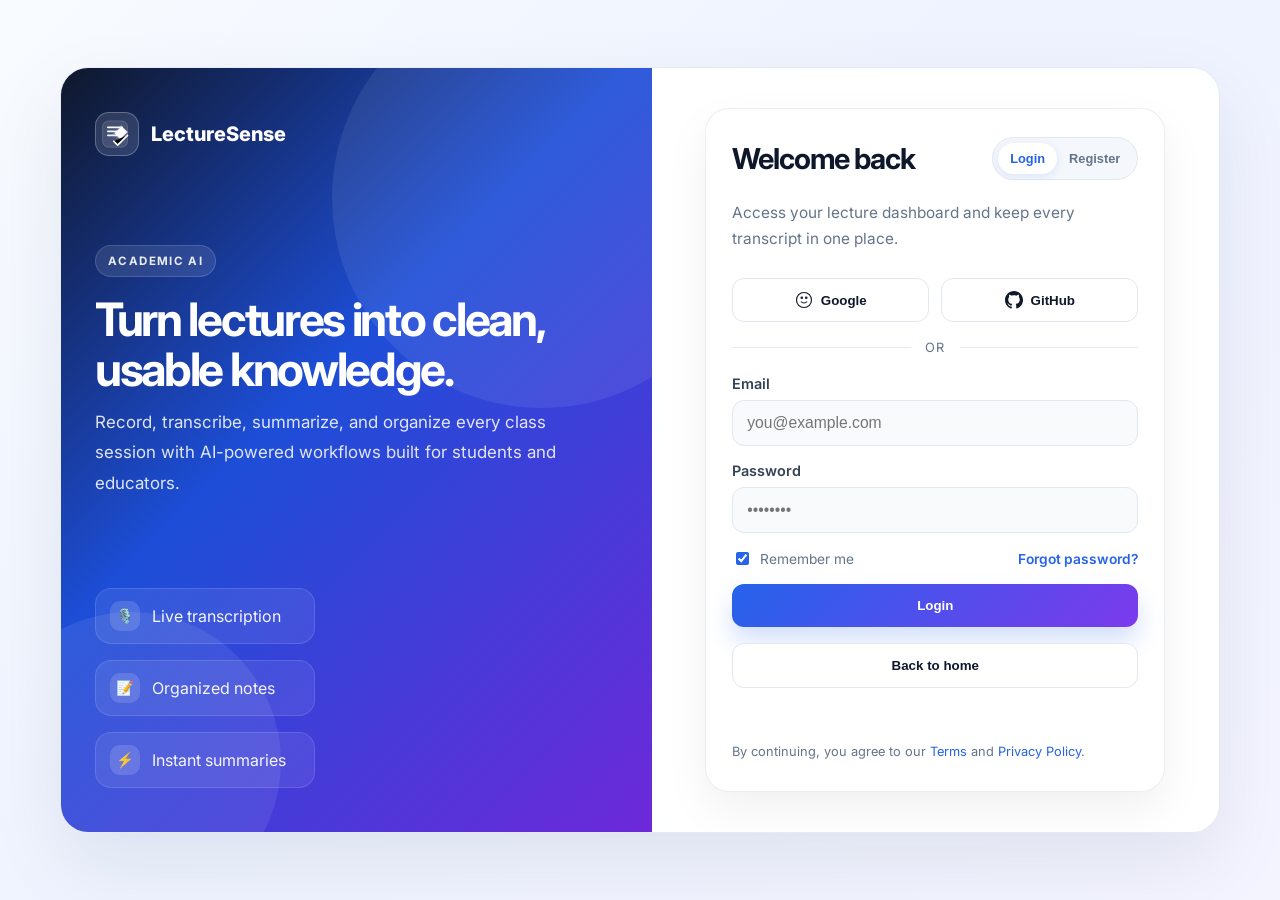
<file: auth.html>
<!DOCTYPE html>
<html lang="en">
  <head>
    <meta charset="UTF-8" />
    <meta name="viewport" content="width=device-width, initial-scale=1.0" />
    <title>LectureSense | Login</title>
    <link rel="preconnect" href="https://fonts.googleapis.com" />
    <link rel="preconnect" href="https://fonts.gstatic.com" crossorigin />
    <link href="https://fonts.googleapis.com/css2?family=Inter:wght@400;500;600;700;800&display=swap" rel="stylesheet" />
    <style>
      :root {
        --bg: #f4f7fb;
        --panel: rgba(255,255,255,0.92);
        --panel-solid: #ffffff;
        --primary: #2563eb;
        --primary-2: #7c3aed;
        --primary-soft: #eef4ff;
        --text: #0f172a;
        --muted: #64748b;
        --line: #e2e8f0;
        --success: #10b981;
        --danger: #ef4444;
      }

      * { box-sizing: border-box; }

      html, body {
        margin: 0;
        min-height: 100%;
        font-family: 'Inter', sans-serif;
        background: linear-gradient(135deg, #f8fbff 0%, #eef3ff 45%, #f3f4ff 100%);
        color: var(--text);
      }

      body {
        min-height: 100vh;
        display: flex;
        align-items: center;
        justify-content: center;
        padding: 30px 20px;
      }

      .auth-shell {
        width: min(1160px, 100%);
        min-height: 760px;
        background: rgba(255,255,255,0.5);
        border: 1px solid rgba(148,163,184,0.18);
        box-shadow: 0 30px 80px rgba(15, 23, 42, 0.08);
        border-radius: 28px;
        display: grid;
        grid-template-columns: 1.02fr 0.98fr;
        overflow: hidden;
        backdrop-filter: blur(12px);
      }

      .auth-visual {
        position: relative;
        background: linear-gradient(135deg, #0f172a 0%, #1d4ed8 42%, #6d28d9 100%);
        padding: 44px 34px;
        display: flex;
        flex-direction: column;
        justify-content: space-between;
        color: white;
      }

      .auth-visual::before,
      .auth-visual::after {
        content: "";
        position: absolute;
        border-radius: 50%;
        background: rgba(255,255,255,0.08);
      }

      .auth-visual::before {
        width: 420px;
        height: 420px;
        right: -100px;
        top: -80px;
      }

      .auth-visual::after {
        width: 300px;
        height: 300px;
        left: -80px;
        bottom: -80px;
      }

      .brand {
        position: relative;
        z-index: 1;
        display: inline-flex;
        align-items: center;
        gap: 12px;
        font-weight: 800;
        font-size: 1.25rem;
      }

      .brand-mark {
        width: 44px;
        height: 44px;
        border-radius: 14px;
        background: rgba(255,255,255,0.12);
        border: 1px solid rgba(255,255,255,0.25);
        display: grid;
        place-items: center;
        overflow: hidden;
      }

      .brand-mark svg { width: 100%; height: 100%; display: block; }

      .visual-copy {
        position: relative;
        z-index: 1;
        max-width: 500px;
      }

      .eyebrow {
        display: inline-flex;
        padding: 8px 12px;
        border-radius: 999px;
        background: rgba(255,255,255,0.1);
        border: 1px solid rgba(255,255,255,0.14);
        color: rgba(255,255,255,0.9);
        font-size: 0.72rem;
        letter-spacing: 0.12em;
        text-transform: uppercase;
        font-weight: 700;
        margin-bottom: 18px;
      }

      .visual-copy h1 {
        margin: 0 0 12px;
        font-size: clamp(2.3rem, 3.6vw, 3.8rem);
        line-height: 1.08;
        letter-spacing: -0.05em;
      }

      .visual-copy p {
        margin: 0;
        color: rgba(255,255,255,0.86);
        font-size: 1.06rem;
        line-height: 1.8;
      }

      .feature-list {
        position: relative;
        z-index: 1;
        display: grid;
        gap: 16px;
      }

      .feature-pill {
        display: flex;
        align-items: center;
        gap: 12px;
        padding: 12px 14px;
        border-radius: 16px;
        background: rgba(255,255,255,0.08);
        border: 1px solid rgba(255,255,255,0.12);
        color: rgba(255,255,255,0.94);
        width: fit-content;
        min-width: 220px;
      }

      .feature-pill .icon {
        width: 30px;
        height: 30px;
        border-radius: 10px;
        background: rgba(255,255,255,0.14);
        display: grid;
        place-items: center;
        font-size: 0.9rem;
      }

      .auth-panel {
        background: rgba(255,255,255,0.82);
        backdrop-filter: blur(12px);
        display: flex;
        align-items: center;
        justify-content: center;
        padding: 40px 32px;
      }

      .form-card {
        width: min(460px, 100%);
        background: var(--panel-solid);
        border: 1px solid rgba(148,163,184,0.18);
        border-radius: 24px;
        box-shadow: 0 18px 45px rgba(15,23,42,0.06);
        padding: 28px 26px;
      }

      .topline {
        display: flex;
        justify-content: space-between;
        align-items: center;
        gap: 12px;
        margin-bottom: 20px;
      }

      .topline h2 {
        margin: 0;
        font-size: 1.8rem;
        letter-spacing: -0.04em;
      }

      .switcher {
        display: inline-flex;
        padding: 5px;
        background: var(--bg);
        border-radius: 999px;
        border: 1px solid var(--line);
      }

      .switch-btn {
        border: none;
        background: transparent;
        color: var(--muted);
        font-weight: 700;
        font-size: 0.8rem;
        padding: 8px 12px;
        border-radius: 999px;
        cursor: pointer;
      }

      .switch-btn.active {
        background: white;
        color: var(--primary);
        box-shadow: 0 2px 8px rgba(37,99,235,0.12);
      }

      .subtext {
        color: var(--muted);
        font-size: 0.96rem;
        line-height: 1.7;
        margin: 0 0 26px;
      }

      .socials {
        display: grid;
        grid-template-columns: repeat(2, minmax(0, 1fr));
        gap: 12px;
        margin-bottom: 18px;
      }

      .social-btn {
        display: inline-flex;
        align-items: center;
        justify-content: center;
        gap: 8px;
        border: 1px solid var(--line);
        background: white;
        border-radius: 12px;
        padding: 12px 14px;
        cursor: pointer;
        color: var(--text);
        font-weight: 600;
      }

      .divider {
        display: flex;
        align-items: center;
        gap: 14px;
        margin: 10px 0 20px;
        color: var(--muted);
        font-size: 0.8rem;
        text-transform: uppercase;
        letter-spacing: 0.12em;
      }

      .divider::before,
      .divider::after {
        content: "";
        height: 1px;
        flex: 1;
        background: var(--line);
      }

      form {
        display: grid;
        gap: 16px;
      }

      .field {
        display: grid;
        gap: 8px;
      }

      .field label {
        font-weight: 600;
        font-size: 0.9rem;
        color: #334155;
      }

      .field input {
        width: 100%;
        border: 1px solid var(--line);
        background: #f8fafc;
        border-radius: 12px;
        padding: 13px 14px;
        font-size: 0.98rem;
        outline: none;
        transition: border-color 0.2s ease, box-shadow 0.2s ease;
      }

      .field input:focus {
        border-color: rgba(37,99,235,0.45);
        box-shadow: 0 0 0 3px rgba(37,99,235,0.08);
        background: white;
      }

      .row {
        display: flex;
        align-items: center;
        justify-content: space-between;
        gap: 12px;
      }

      .checkbox-wrap {
        display: inline-flex;
        align-items: center;
        gap: 8px;
        font-size: 0.86rem;
        color: var(--muted);
      }

      .checkbox-wrap input {
        accent-color: var(--primary);
      }

      .link-btn {
        color: var(--primary);
        font-weight: 600;
        font-size: 0.86rem;
        text-decoration: none;
      }

      .primary-btn {
        border: none;
        border-radius: 12px;
        padding: 14px 18px;
        background: linear-gradient(135deg, var(--primary) 0%, var(--primary-2) 100%);
        color: white;
        font-weight: 700;
        cursor: pointer;
        box-shadow: 0 14px 24px rgba(37,99,235,0.2);
      }

      .secondary-btn {
        border: 1px solid var(--line);
        background: white;
        color: var(--text);
        border-radius: 12px;
        padding: 14px 18px;
        cursor: pointer;
        font-weight: 600;
      }

      .status {
        min-height: 20px;
        font-size: 0.9rem;
        font-weight: 600;
        margin-top: 6px;
      }

      .status.success { color: var(--success); }
      .status.error { color: var(--danger); }

      .policy {
        margin-top: 12px;
        font-size: 0.8rem;
        color: var(--muted);
        line-height: 1.6;
      }

      .policy a { color: var(--primary); text-decoration: none; }

      .hidden { display: none !important; }

      @media (max-width: 900px) {
        .auth-shell {
          grid-template-columns: 1fr;
        }

        .auth-visual {
          min-height: 360px;
        }
      }
    </style>
  </head>
  <body>
    <div class="auth-shell">
      <section class="auth-visual">
        <div class="brand">
          <div class="brand-mark" aria-label="LectureSense logo">
            <svg viewBox="0 0 64 64" role="img" aria-hidden="true">
              <defs>
                <linearGradient id="authLogoGradient" x1="0%" x2="100%" y1="0%" y2="100%">
                  <stop offset="0%" stop-color="#ffffff" />
                  <stop offset="100%" stop-color="#dbeafe" />
                </linearGradient>
              </defs>
              <rect x="10" y="12" width="38" height="40" rx="9" fill="rgba(255,255,255,0.11)" stroke="rgba(255,255,255,0.25)"/>
              <path d="M18 22h22M18 28h22M18 34h16" stroke="url(#authLogoGradient)" stroke-width="2.5" stroke-linecap="round"/>
              <path d="M38 18l12 12-14 14-12-12 14-14z" fill="rgba(255,255,255,0.14)"/>
              <path d="M39 20l9 9-11 11-9-9 11-11z" fill="#ffffff" opacity="0.96"/>
              <path d="M27 43l6 6 15-15" stroke="#ffffff" stroke-width="2.5" stroke-linecap="round" stroke-linejoin="round"/>
            </svg>
          </div>
          <span>LectureSense</span>
        </div>

        <div class="visual-copy">
          <div class="eyebrow">Academic AI</div>
          <h1>Turn lectures into clean, usable knowledge.</h1>
          <p>Record, transcribe, summarize, and organize every class session with AI-powered workflows built for students and educators.</p>
        </div>

        <div class="feature-list">
          <div class="feature-pill"><span class="icon">🎙️</span> Live transcription</div>
          <div class="feature-pill"><span class="icon">📝</span> Organized notes</div>
          <div class="feature-pill"><span class="icon">⚡</span> Instant summaries</div>
        </div>
      </section>

      <section class="auth-panel">
        <div class="form-card">
          <div class="topline">
            <h2 id="formTitle">Welcome back</h2>
            <div class="switcher" aria-label="Auth mode switch">
              <button class="switch-btn active" type="button" data-mode="login">Login</button>
              <button class="switch-btn" type="button" data-mode="register">Register</button>
            </div>
          </div>

          <p class="subtext" id="formSubtitle">Access your lecture dashboard and keep every transcript in one place.</p>

          <div class="socials">
            <button class="social-btn" type="button" onclick="oauthGoogle()">
              <svg width="18" height="18" viewBox="0 0 24 24" fill="none" stroke="currentColor" stroke-width="1.5"><circle cx="12" cy="12" r="10"/><path d="M8 14s1.5 2 4 2 4-2 4-2"/><circle cx="9" cy="9" r="1"/><circle cx="15" cy="9" r="1"/></svg>
              Google
            </button>
            <button class="social-btn" type="button" onclick="oauthGitHub()">
              <svg width="18" height="18" viewBox="0 0 24 24" fill="currentColor"><path d="M12 0c-6.626 0-12 5.373-12 12 0 5.302 3.438 9.8 8.207 11.387.599.111.793-.261.793-.577v-2.234c-3.338.726-4.033-1.416-4.033-1.416-.546-1.387-1.333-1.756-1.333-1.756-1.089-.745.083-.729.083-.729 1.205.084 1.839 1.237 1.839 1.237 1.07 1.834 2.807 1.304 3.492.997.107-.775.418-1.305.762-1.604-2.665-.305-5.467-1.334-5.467-5.931 0-1.311.469-2.381 1.236-3.221-.124-.303-.535-1.524.117-3.176 0 0 1.008-.322 3.301 1.23.957-.266 1.983-.399 3.003-.404 1.02.005 2.047.138 3.006.404 2.291-1.552 3.297-1.23 3.297-1.23.653 1.653.242 2.874.118 3.176.77.84 1.235 1.911 1.235 3.221 0 4.609-2.807 5.624-5.479 5.921.43.372.823 1.102.823 2.222v 3.293c0 .319.192.694.801.576 4.765-1.589 8.199-6.086 8.199-11.386 0-6.627-5.373-12-12-12z"/></svg>
              GitHub
            </button>
          </div>

          <div class="divider">or</div>

          <form id="authForm">
            <div class="field hidden" id="usernameField">
              <label for="username">Username</label>
              <input id="username" name="username" type="text" placeholder="Enter your username" />
            </div>

            <div class="field">
              <label for="email">Email</label>
              <input id="email" name="email" type="email" placeholder="you@example.com" required />
            </div>

            <div class="field">
              <label for="password">Password</label>
              <input id="password" name="password" type="password" placeholder="••••••••" required />
            </div>

            <div class="field hidden" id="confirmPasswordField">
              <label for="confirmPassword">Confirm password</label>
              <input id="confirmPassword" name="confirm_password" type="password" placeholder="Repeat your password" />
            </div>

            <div class="row">
              <label class="checkbox-wrap">
                <input type="checkbox" checked />
                <span>Remember me</span>
              </label>
              <a class="link-btn" href="#">Forgot password?</a>
            </div>

            <button class="primary-btn" id="submitBtn" type="submit">Login</button>
            <button class="secondary-btn" type="button" onclick="location.href='index.html'">Back to home</button>
            <div id="statusMessage" class="status" aria-live="polite"></div>
          </form>

          <div class="policy">
            By continuing, you agree to our <a href="#">Terms</a> and <a href="#">Privacy Policy</a>.
          </div>
        </div>
      </section>
    </div>

    <script>
      const formTitle = document.getElementById('formTitle');
      const formSubtitle = document.getElementById('formSubtitle');
      const submitBtn = document.getElementById('submitBtn');
      const statusMessage = document.getElementById('statusMessage');
      const usernameField = document.getElementById('usernameField');
      const confirmPasswordField = document.getElementById('confirmPasswordField');
      const authForm = document.getElementById('authForm');
      let mode = 'login';

      function setMode(nextMode) {
        mode = nextMode;
        const isRegister = mode === 'register';

        formTitle.textContent = isRegister ? 'Create your account' : 'Welcome back';
        formSubtitle.textContent = isRegister
          ? 'Start recording and organizing your lectures with AI-powered notes.'
          : 'Access your lecture dashboard and keep every transcript in one place.';

        submitBtn.textContent = isRegister ? 'Create account' : 'Login';
        usernameField.classList.toggle('hidden', !isRegister);
        confirmPasswordField.classList.toggle('hidden', !isRegister);

        document.querySelectorAll('.switch-btn').forEach(button => {
          button.classList.toggle('active', button.dataset.mode === mode);
        });
      }

      document.querySelectorAll('.switch-btn').forEach(button => {
        button.addEventListener('click', () => setMode(button.dataset.mode));
      });

      authForm.addEventListener('submit', async (event) => {
        event.preventDefault();
        statusMessage.textContent = '';
        statusMessage.className = 'status';

        const payload = {
          email: document.getElementById('email').value,
          password: document.getElementById('password').value,
        };

        if (mode === 'register') {
          payload.username = document.getElementById('username').value;
          payload.confirm_password = document.getElementById('confirmPassword').value;
        }

        const endpoint = mode === 'register' ? '/api/register' : '/api/login';

        try {
          const response = await fetch(endpoint, {
            method: 'POST',
            headers: { 'Content-Type': 'application/json' },
            body: JSON.stringify(payload),
          });

          const data = await response.json();

          if (!response.ok) {
            throw new Error(data.detail || data.message || 'Authentication failed.');
          }

          statusMessage.textContent = data.message || 'Success';
          statusMessage.classList.add('success');

          if (mode === 'login') {
            localStorage.setItem('lectureSenseUser', JSON.stringify(data.user));
            setTimeout(() => {
              window.location.href = 'dashboard.html';
            }, 600);
          } else {
            setMode('login');
            authForm.reset();
          }
        } catch (error) {
          statusMessage.textContent = error.message;
          statusMessage.classList.add('error');
        }
      });

      // OAuth configuration
      const GOOGLE_CLIENT_ID = 'your_google_client_id_here.apps.googleusercontent.com';
      const GITHUB_CLIENT_ID = 'your_github_client_id_here';
      const APP_ORIGIN = window.location.origin;

      function oauthGoogle() {
        if (GOOGLE_CLIENT_ID === 'your_google_client_id_here.apps.googleusercontent.com') {
          alert('Please configure Google OAuth credentials in the environment');
          return;
        }
        const scope = 'openid email profile';
        const authUrl = new URL('https://accounts.google.com/o/oauth2/v2/auth');
        authUrl.searchParams.append('client_id', GOOGLE_CLIENT_ID);
        authUrl.searchParams.append('redirect_uri', `${APP_ORIGIN}/api/oauth/google/callback`);
        authUrl.searchParams.append('response_type', 'code');
        authUrl.searchParams.append('scope', scope);
        authUrl.searchParams.append('prompt', 'consent');
        window.location.href = authUrl.toString();
      }

      function oauthGitHub() {
        if (GITHUB_CLIENT_ID === 'your_github_client_id_here') {
          alert('Please configure GitHub OAuth credentials in the environment');
          return;
        }
        const scope = 'user:email';
        const authUrl = new URL('https://github.com/login/oauth/authorize');
        authUrl.searchParams.append('client_id', GITHUB_CLIENT_ID);
        authUrl.searchParams.append('redirect_uri', `${APP_ORIGIN}/api/oauth/github/callback`);
        authUrl.searchParams.append('scope', scope);
        window.location.href = authUrl.toString();
      }
    
    </script></body>
</html>
</file>
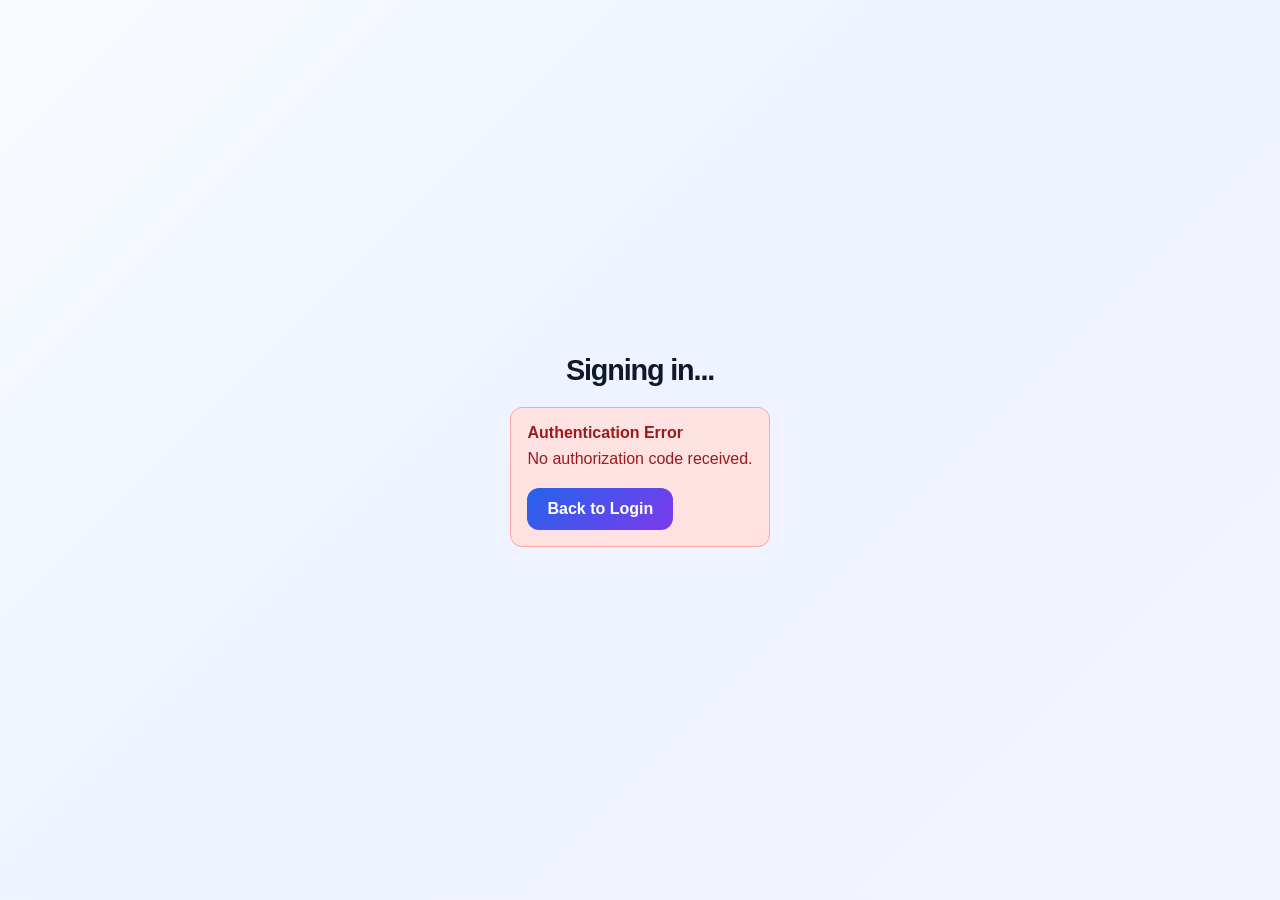
<file: oauth-callback.html>
<!DOCTYPE html>
<html lang="en">
  <head>
    <meta charset="UTF-8" />
    <meta name="viewport" content="width=device-width, initial-scale=1.0" />
    <title>LectureSense | Signing in...</title>
    <style>
      * { box-sizing: border-box; }
      html, body {
        margin: 0;
        min-height: 100vh;
        font-family: 'Inter', -apple-system, BlinkMacSystemFont, sans-serif;
        background: linear-gradient(135deg, #f8fbff 0%, #eef3ff 45%, #f3f4ff 100%);
      }
      body {
        display: flex;
        align-items: center;
        justify-content: center;
        padding: 20px;
      }
      .callback-panel {
        text-align: center;
        max-width: 500px;
      }
      .spinner {
        width: 64px;
        height: 64px;
        margin: 0 auto 24px;
        border: 4px solid rgba(37, 99, 235, 0.1);
        border-top-color: #2563eb;
        border-radius: 50%;
        animation: spin 1s linear infinite;
      }
      @keyframes spin {
        to { transform: rotate(360deg); }
      }
      h1 {
        margin: 0 0 8px;
        font-size: 1.8rem;
        letter-spacing: -0.04em;
        color: #0f172a;
      }
      p {
        color: #64748b;
        font-size: 1.05rem;
        line-height: 1.6;
        margin: 0;
      }
      .error {
        background: #fee2e2;
        border: 1px solid #fca5a5;
        border-radius: 12px;
        padding: 16px;
        margin-top: 20px;
        color: #991b1b;
        text-align: left;
      }
      .error-title {
        font-weight: 600;
        margin-bottom: 8px;
      }
      .retry-link {
        display: inline-block;
        margin-top: 20px;
        padding: 12px 20px;
        background: linear-gradient(135deg, #2563eb 0%, #7c3aed 100%);
        color: white;
        text-decoration: none;
        border-radius: 12px;
        font-weight: 600;
      }
      .retry-link:hover {
        opacity: 0.9;
      }
    </style>
  </head>
  <body>
    <div class="callback-panel">
      <div class="spinner"></div>
      <h1>Signing in...</h1>
      <p id="message">Completing your authentication. Please wait.</p>
      <div id="errorBox" class="error" style="display: none;">
        <div class="error-title">Authentication Error</div>
        <div id="errorMessage"></div>
        <a href="auth.html" class="retry-link">Back to Login</a>
      </div>
    </div>

    <script>
      async function handleOAuthCallback() {
        const params = new URLSearchParams(window.location.search);
        const code = params.get('code');
        const error = params.get('error');
        const state = params.get('state');
        
        if (error) {
          showError(`OAuth Error: ${error}`);
          return;
        }
        
        if (!code) {
          showError('No authorization code received.');
          return;
        }
        
        try {
          // Determine which OAuth provider from the referrer or state
          const provider = state || 'google';
          const endpoint = provider === 'github' 
            ? `/api/oauth/github/callback?code=${encodeURIComponent(code)}&state=${encodeURIComponent(state || '')}`
            : `/api/oauth/google/callback?code=${encodeURIComponent(code)}&state=${encodeURIComponent(state || '')}`;
          
          const response = await fetch(endpoint);
          const data = await response.json();
          
          if (!response.ok || !data.success) {
            throw new Error(data.message || data.detail || 'Authentication failed');
          }
          
          // Store user info
          if (data.user) {
            localStorage.setItem('lectureSenseUser', JSON.stringify(data.user));
          }
          
          // Redirect to dashboard
          document.getElementById('message').textContent = 'Success! Redirecting to dashboard...';
          setTimeout(() => {
            window.location.href = data.redirect || 'dashboard.html';
          }, 500);
          
        } catch (error) {
          showError(error.message);
        }
      }
      
      function showError(message) {
        document.querySelector('.spinner').style.display = 'none';
        document.getElementById('message').style.display = 'none';
        document.getElementById('errorBox').style.display = 'block';
        document.getElementById('errorMessage').textContent = message;
      }
      
      // Start the OAuth callback process
      handleOAuthCallback();
    </script>
  </body>
</html>
</file>
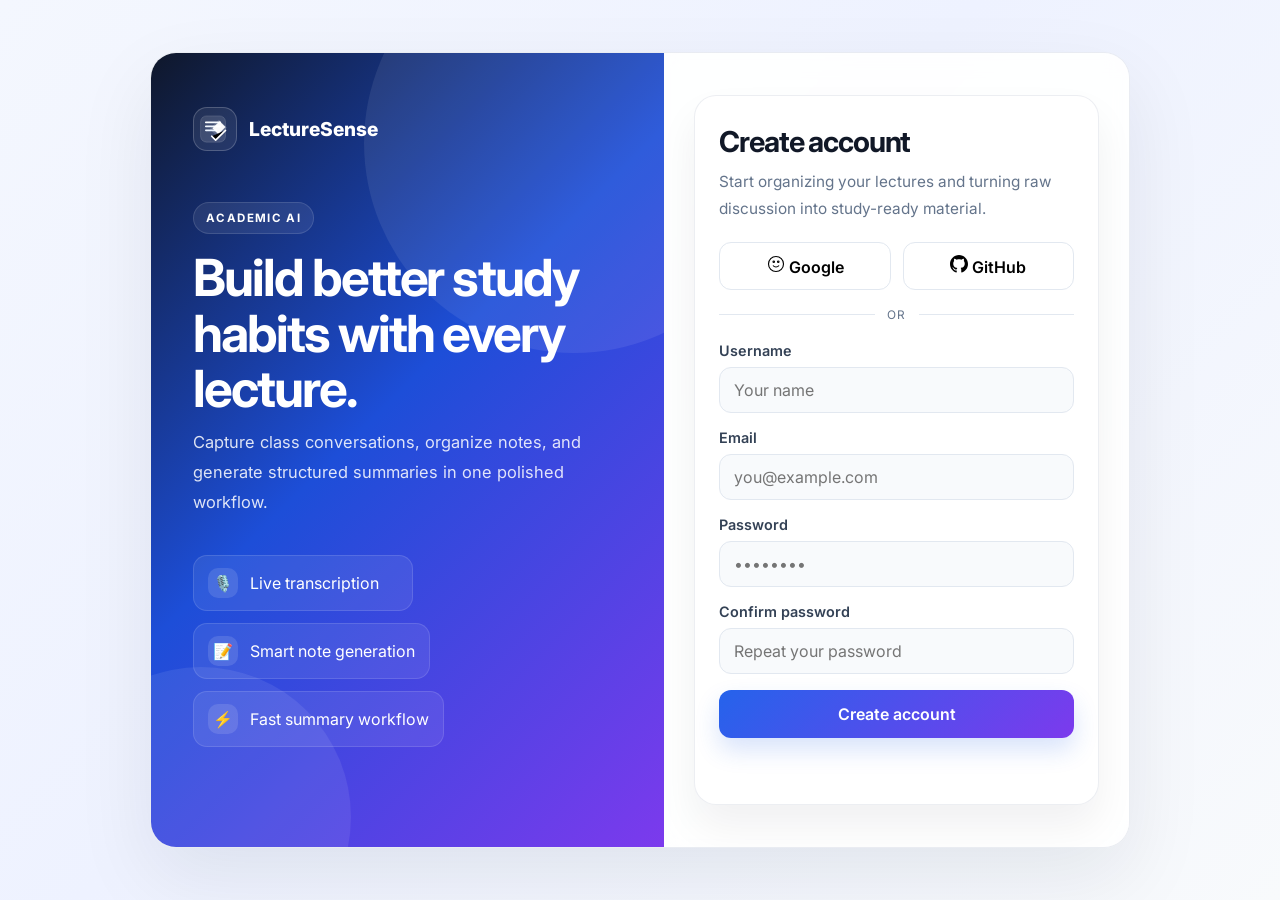
<file: register.html>
<!DOCTYPE html>
<html lang="en">
  <head>
    <meta charset="UTF-8" />
    <meta name="viewport" content="width=device-width, initial-scale=1.0" />
    <title>LectureSense | Register</title>
    <link rel="preconnect" href="https://fonts.googleapis.com" />
    <link rel="preconnect" href="https://fonts.gstatic.com" crossorigin />
    <link href="https://fonts.googleapis.com/css2?family=Inter:wght@400;500;600;700;800&display=swap" rel="stylesheet" />
    <link rel="stylesheet" href="styles.css" />
    <style>
      body {
        margin: 0;
        min-height: 100vh;
        background: linear-gradient(135deg, #f4f7fe 0%, #eef2ff 45%, #f8fafc 100%);
        display: flex;
        align-items: center;
        justify-content: center;
        font-family: 'Inter', sans-serif;
      }

      .auth-container {
        width: min(980px, calc(100% - 30px));
        background: rgba(255,255,255,0.7);
        border: 1px solid rgba(148,163,184,0.18);
        border-radius: 26px;
        overflow: hidden;
        display: grid;
        grid-template-columns: 1.05fr 0.95fr;
        box-shadow: 0 30px 80px rgba(15,23,42,0.08);
      }

      .auth-hero {
        background: linear-gradient(135deg, #0f172a 0%, #1d4ed8 45%, #7c3aed 100%);
        padding: 54px 42px;
        color: white;
        position: relative;
        overflow: hidden;
      }

      .auth-hero::before,
      .auth-hero::after {
        content: "";
        position: absolute;
        border-radius: 50%;
        background: rgba(255,255,255,0.08);
      }

      .auth-hero::before {
        width: 420px;
        height: 420px;
        right: -120px;
        top: -120px;
      }

      .auth-hero::after {
        width: 300px;
        height: 300px;
        left: -100px;
        bottom: -120px;
      }

      .auth-brand,
      .auth-hero-content,
      .auth-highlights {
        position: relative;
        z-index: 1;
      }

      .auth-brand {
        display: inline-flex;
        align-items: center;
        gap: 12px;
        font-weight: 800;
        font-size: 1.2rem;
      }

      .auth-brand-mark {
        width: 44px;
        height: 44px;
        border-radius: 14px;
        background: rgba(255,255,255,0.08);
        border: 1px solid rgba(255,255,255,0.2);
        display: grid;
        place-items: center;
      }

      .auth-brand-mark svg {
        width: 100%;
        height: 100%;
      }

      .auth-hero-content {
        margin-top: 48px;
      }

      .auth-badge {
        display: inline-block;
        background: rgba(255,255,255,0.08);
        border: 1px solid rgba(255,255,255,0.12);
        padding: 8px 12px;
        border-radius: 999px;
        letter-spacing: 0.12em;
        text-transform: uppercase;
        font-size: 0.72rem;
        font-weight: 700;
        margin-bottom: 16px;
      }

      .auth-hero-content h1 {
        font-size: clamp(2.3rem, 4vw, 3.8rem);
        line-height: 1.08;
        margin: 0 0 12px;
        letter-spacing: -0.04em;
      }

      .auth-hero-content p {
        color: rgba(255,255,255,0.85);
        font-size: 1.03rem;
        line-height: 1.8;
        margin: 0;
      }

      .auth-highlights {
        display: grid;
        gap: 12px;
        margin-top: 38px;
      }

      .highlight-item {
        display: flex;
        align-items: center;
        gap: 12px;
        width: max-content;
        min-width: 220px;
        background: rgba(255,255,255,0.08);
        border: 1px solid rgba(255,255,255,0.12);
        border-radius: 14px;
        padding: 12px 14px;
      }

      .highlight-item .icon {
        width: 30px;
        height: 30px;
        border-radius: 10px;
        display: grid;
        place-items: center;
        background: rgba(255,255,255,0.12);
      }

      .auth-form-wrap {
        background: rgba(255,255,255,0.78);
        backdrop-filter: blur(10px);
        padding: 42px 30px;
        display: flex;
        align-items: center;
        justify-content: center;
      }

      .auth-form {
        width: min(420px, 100%);
        background: white;
        border: 1px solid rgba(148,163,184,0.18);
        border-radius: 22px;
        box-shadow: 0 22px 40px rgba(15,23,42,0.06);
        padding: 28px 24px;
      }

      .auth-form h2 {
        margin: 0 0 10px;
        font-size: 1.8rem;
        letter-spacing: -0.04em;
      }

      .muted {
        color: #64748b;
        font-size: 0.96rem;
        line-height: 1.7;
        margin: 0 0 20px;
      }

      .social-row {
        display: grid;
        grid-template-columns: 1fr 1fr;
        gap: 12px;
        margin-bottom: 18px;
      }

      .social-row button,
      .auth-form button {
        border-radius: 12px;
        cursor: pointer;
        font-weight: 600;
      }

      .social-row button {
        border: 1px solid #e2e8f0;
        background: white;
        padding: 12px 14px;
      }

      .divider {
        display: flex;
        align-items: center;
        gap: 12px;
        margin: 18px 0 20px;
        color: #64748b;
        font-size: 0.74rem;
        text-transform: uppercase;
        letter-spacing: 0.12em;
      }

      .divider::before,
      .divider::after {
        content: "";
        flex: 1;
        height: 1px;
        background: #e2e8f0;
      }

      .field {
        display: grid;
        gap: 8px;
        margin-bottom: 16px;
      }

      .field label {
        font-weight: 600;
        color: #334155;
        font-size: 0.9rem;
      }

      .field input {
        width: 100%;
        border-radius: 12px;
        border: 1px solid #e2e8f0;
        background: #f8fafc;
        padding: 12px 14px;
        font: inherit;
        outline: none;
      }

      .field input:focus {
        border-color: rgba(37,99,235,0.42);
        box-shadow: 0 0 0 3px rgba(37,99,235,0.08);
        background: white;
      }

      .auth-form .primary-btn {
        width: 100%;
        padding: 14px 16px;
        border: none;
        background: linear-gradient(135deg, #2563eb 0%, #7c3aed 100%);
        color: white;
        box-shadow: 0 12px 24px rgba(37, 99, 235, 0.18);
      }

      .mini-row {
        display: flex;
        align-items: center;
        justify-content: space-between;
        gap: 10px;
        margin: 8px 0 18px;
      }

      .remember {
        display: inline-flex;
        align-items: center;
        gap: 8px;
        font-size: 0.85rem;
        color: #64748b;
      }

      .remember input { accent-color: #2563eb; }

      .link {
        color: #2563eb;
        font-weight: 600;
        text-decoration: none;
        font-size: 0.85rem;
      }

      .status {
        min-height: 22px;
        margin-top: 12px;
        font-size: 0.9rem;
        font-weight: 600;
      }

      .status.success { color: #10b981; }
      .status.error { color: #ef4444; }

      @media (max-width: 860px) {
        .auth-container {
          grid-template-columns: 1fr;
        }

        .auth-hero {
          min-height: 260px;
        }
      }
    </style>
  </head>
  <body>
    <div class="auth-container">
      <section class="auth-hero">
        <div class="auth-brand">
          <div class="auth-brand-mark" aria-label="LectureSense logo">
            <svg viewBox="0 0 64 64" role="img" aria-hidden="true">
              <defs>
                <linearGradient id="regLogo" x1="0%" x2="100%" y1="0%" y2="100%">
                  <stop offset="0%" stop-color="#ffffff"/>
                  <stop offset="100%" stop-color="#dbeafe"/>
                </linearGradient>
              </defs>
              <rect x="10" y="12" width="38" height="40" rx="9" fill="rgba(255,255,255,0.12)" stroke="rgba(255,255,255,0.2)"/>
              <path d="M18 22h22M18 28h22M18 34h16" stroke="url(#regLogo)" stroke-width="2.5" stroke-linecap="round"/>
              <path d="M38 18l12 12-14 14-12-12 14-14z" fill="rgba(255,255,255,0.18)"/>
              <path d="M39 20l9 9-11 11-9-9 11-11z" fill="#ffffff" opacity="0.96"/>
              <path d="M27 43l6 6 15-15" stroke="#ffffff" stroke-width="2.5" stroke-linecap="round" stroke-linejoin="round"/>
            </svg>
          </div>
          <span>LectureSense</span>
        </div>

        <div class="auth-hero-content">
          <div class="auth-badge">Academic AI</div>
          <h1>Build better study habits with every lecture.</h1>
          <p>Capture class conversations, organize notes, and generate structured summaries in one polished workflow.</p>
        </div>

        <div class="auth-highlights">
          <div class="highlight-item"><span class="icon">🎙️</span> Live transcription</div>
          <div class="highlight-item"><span class="icon">📝</span> Smart note generation</div>
          <div class="highlight-item"><span class="icon">⚡</span> Fast summary workflow</div>
        </div>
      </section>

      <section class="auth-form-wrap">
        <div class="auth-form">
          <h2>Create account</h2>
          <p class="muted">Start organizing your lectures and turning raw discussion into study-ready material.</p>

          <div class="social-row">
            <button type="button" class="social-btn" onclick="oauthGoogle()">
              <svg width="18" height="18" viewBox="0 0 24 24" fill="none" stroke="currentColor" stroke-width="1.5"><circle cx="12" cy="12" r="10"/><path d="M8 14s1.5 2 4 2 4-2 4-2"/><circle cx="9" cy="9" r="1"/><circle cx="15" cy="9" r="1"/></svg>
              Google
            </button>
            <button type="button" class="social-btn" onclick="oauthGitHub()">
              <svg width="18" height="18" viewBox="0 0 24 24" fill="currentColor"><path d="M12 0c-6.626 0-12 5.373-12 12 0 5.302 3.438 9.8 8.207 11.387.599.111.793-.261.793-.577v-2.234c-3.338.726-4.033-1.416-4.033-1.416-.546-1.387-1.333-1.756-1.333-1.756-1.089-.745.083-.729.083-.729 1.205.084 1.839 1.237 1.839 1.237 1.07 1.834 2.807 1.304 3.492.997.107-.775.418-1.305.762-1.604-2.665-.305-5.467-1.334-5.467-5.931 0-1.311.469-2.381 1.236-3.221-.124-.303-.535-1.524.117-3.176 0 0 1.008-.322 3.301 1.23.957-.266 1.983-.399 3.003-.404 1.02.005 2.047.138 3.006.404 2.291-1.552 3.297-1.23 3.297-1.23.653 1.653.242 2.874.118 3.176.77.84 1.235 1.911 1.235 3.221 0 4.609-2.807 5.624-5.479 5.921.43.372.823 1.102.823 2.222v 3.293c0 .319.192.694.801.576 4.765-1.589 8.199-6.086 8.199-11.386 0-6.627-5.373-12-12-12z"/></svg>
              GitHub
            </button>
          </div>

          <div class="divider">or</div>

          <form id="registerForm">
            <div class="field">
              <label for="username">Username</label>
              <input id="username" name="username" type="text" placeholder="Your name" required />
            </div>

            <div class="field">
              <label for="regEmail">Email</label>
              <input id="regEmail" name="email" type="email" placeholder="you@example.com" required />
            </div>

            <div class="field">
              <label for="regPassword">Password</label>
              <input id="regPassword" name="password" type="password" placeholder="••••••••" required />
            </div>

            <div class="field">
              <label for="confirmPassword">Confirm password</label>
              <input id="confirmPassword" name="confirm_password" type="password" placeholder="Repeat your password" required />
            </div>

            <button class="primary-btn" type="submit">Create account</button>
            <div id="registerStatus" class="status" aria-live="polite"></div>
          </form>
        </div>
      </section>
    </div>

    <script>
      const registerForm = document.getElementById('registerForm');
      const registerStatus = document.getElementById('registerStatus');

      registerForm.addEventListener('submit', async (event) => {
        event.preventDefault();
        registerStatus.textContent = '';
        registerStatus.className = 'status';

        const payload = {
          username: document.getElementById('username').value,
          email: document.getElementById('regEmail').value,
          password: document.getElementById('regPassword').value,
          confirm_password: document.getElementById('confirmPassword').value,
        };

        try {
          const response = await fetch('/api/register', {
            method: 'POST',
            headers: { 'Content-Type': 'application/json' },
            body: JSON.stringify(payload),
          });

          const data = await response.json();
          if (!response.ok) {
            throw new Error(data.detail || data.message || 'Registration failed.');
          }

          registerStatus.textContent = data.message || 'Registration successful.';
          registerStatus.classList.add('success');
          registerForm.reset();
          setTimeout(() => {
            window.location.href = 'auth.html';
          }, 900);
        } catch (error) {
          registerStatus.textContent = error.message;
          registerStatus.classList.add('error');
        }
      });

      // OAuth configuration
      const GOOGLE_CLIENT_ID = 'your_google_client_id_here.apps.googleusercontent.com';
      const GITHUB_CLIENT_ID = 'your_github_client_id_here';
      const APP_ORIGIN = window.location.origin;

      function oauthGoogle() {
        if (GOOGLE_CLIENT_ID === 'your_google_client_id_here.apps.googleusercontent.com') {
          alert('Please configure Google OAuth credentials in the environment');
          return;
        }
        const scope = 'openid email profile';
        const authUrl = new URL('https://accounts.google.com/o/oauth2/v2/auth');
        authUrl.searchParams.append('client_id', GOOGLE_CLIENT_ID);
        authUrl.searchParams.append('redirect_uri', `${APP_ORIGIN}/api/oauth/google/callback`);
        authUrl.searchParams.append('response_type', 'code');
        authUrl.searchParams.append('scope', scope);
        authUrl.searchParams.append('prompt', 'consent');
        window.location.href = authUrl.toString();
      }

      function oauthGitHub() {
        if (GITHUB_CLIENT_ID === 'your_github_client_id_here') {
          alert('Please configure GitHub OAuth credentials in the environment');
          return;
        }
        const scope = 'user:email';
        const authUrl = new URL('https://github.com/login/oauth/authorize');
        authUrl.searchParams.append('client_id', GITHUB_CLIENT_ID);
        authUrl.searchParams.append('redirect_uri', `${APP_ORIGIN}/api/oauth/github/callback`);
        authUrl.searchParams.append('scope', scope);
        window.location.href = authUrl.toString();
      }
    
    </script></body>
</html>
</file>
<file: styles.css>
:root {
  --bg: #f9fafb;
  --paper: #ffffff;
  --panel: #ffffff;
  --panel-soft: #f7fbff;
  --line: #e5e7eb;
  --line-strong: #d1d5db;
  --text: #111827;
  --muted: #6b7280;
  --primary: #3b82f6;
  --primary-soft: #eff6ff;
  --primary-strong: #1e40af;
  --cyan: #06b6d4;
  --success: #10b981;
  --warning: #f59e0b;
  --shadow: 0 10px 30px rgba(59, 130, 246, 0.1);
  --shadow-sm: 0 2px 8px rgba(0, 0, 0, 0.06);
}

* {
  box-sizing: border-box;
}

html, body {
  margin: 0;
  min-height: 100%;
  font-family: 'Inter', -apple-system, BlinkMacSystemFont, sans-serif;
  background: var(--bg);
  color: var(--text);
}

a {
  color: inherit;
  text-decoration: none;
}

button,
input {
  font: inherit;
}

.container {
  width: min(1280px, calc(100% - 40px));
  margin: 0 auto;
}

/* Header & Navigation */
.site-header {
  background: var(--paper);
  border-bottom: 1px solid var(--line);
  position: sticky;
  top: 0;
  z-index: 100;
  box-shadow: var(--shadow-sm);
}

.nav-wrap {
  display: flex;
  align-items: center;
  justify-content: space-between;
  min-height: 80px;
  gap: 20px;
}

.brand {
  display: inline-flex;
  align-items: center;
  gap: 12px;
  font-weight: 700;
  font-size: 1.15rem;
  flex-shrink: 0;
}

.brand-mark {
  width: 40px;
  height: 40px;
  border-radius: 10px;
  display: grid;
  place-items: center;
  background: var(--primary-soft);
  color: var(--primary);
  font-weight: 800;
  font-size: 1.2rem;
  overflow: hidden;
}

.brand-mark svg {
  width: 100%;
  height: 100%;
  display: block;
}

.main-nav {
  display: flex;
  align-items: center;
  gap: 32px;
  color: var(--muted);
  font-weight: 500;
  flex: 1;
  justify-content: center;
}

.nav-item {
  display: flex;
  align-items: center;
  gap: 6px;
  color: var(--muted);
  transition: color 0.2s ease;
  cursor: pointer;
  position: relative;
}

.nav-item:hover,
.nav-item.active {
  color: var(--primary);
}

.dropdown {
  position: relative;
}

.dropdown-trigger {
  display: flex;
  align-items: center;
  gap: 6px;
  background: none;
  border: none;
  cursor: pointer;
  font-size: 1rem;
}

.dropdown-menu {
  display: none;
  position: absolute;
  top: 100%;
  left: 0;
  background: var(--paper);
  border: 1px solid var(--line);
  border-radius: 12px;
  min-width: 200px;
  box-shadow: 0 10px 25px rgba(0, 0, 0, 0.1);
  margin-top: 10px;
  z-index: 200;
}

.dropdown-menu.visible {
  display: flex;
  flex-direction: column;
}

.dropdown-menu a {
  padding: 12px 16px;
  color: var(--muted);
  transition: 0.15s ease;
  border: none;
}

.dropdown-menu a:hover {
  background: var(--primary-soft);
  color: var(--primary);
}

.dropdown-menu a:first-child {
  border-radius: 11px 11px 0 0;
}

.dropdown-menu a:last-child {
  border-radius: 0 0 11px 11px;
}

.nav-actions {
  display: flex;
  align-items: center;
  gap: 12px;
  flex-shrink: 0;
}

.btn {
  display: inline-flex;
  align-items: center;
  justify-content: center;
  border: 1px solid var(--line);
  border-radius: 10px;
  padding: 10px 18px;
  font-weight: 600;
  font-size: 0.95rem;
  cursor: pointer;
  transition: 0.2s ease;
  white-space: nowrap;
}

.btn:hover {
  transform: translateY(-2px);
}

.btn-primary {
  background: var(--primary);
  color: white;
  border-color: var(--primary);
  box-shadow: 0 4px 12px rgba(59, 130, 246, 0.3);
}

.btn-primary:hover {
  background: var(--primary-strong);
  box-shadow: 0 6px 16px rgba(59, 130, 246, 0.4);
}

.btn-light {
  background: var(--paper);
  color: var(--text);
  border-color: var(--line);
}

.btn-light:hover {
  background: var(--panel-soft);
  border-color: var(--line-strong);
}

.btn-large {
  padding: 14px 32px;
  font-size: 1rem;
}

/* Hero Section */
.hero {
  padding: 100px 0 80px;
  background: linear-gradient(135deg, rgba(59, 130, 246, 0.03) 0%, rgba(6, 182, 212, 0.02) 100%);
}

.hero-grid {
  display: grid;
  grid-template-columns: 1.1fr 0.9fr;
  align-items: center;
  gap: 60px;
}

.hero-copy h1 {
  margin: 0 0 20px;
  font-size: clamp(2.8rem, 6vw, 4.2rem);
  line-height: 1.1;
  letter-spacing: -0.02em;
  font-weight: 800;
}

.text-primary {
  color: var(--primary);
  display: block;
}

.text-dark {
  color: var(--text);
  display: block;
}

.hero-description {
  max-width: 640px;
  color: var(--muted);
  line-height: 1.8;
  font-size: 1.1rem;
  margin: 0 0 32px;
}

.hero-actions {
  display: flex;
  flex-wrap: wrap;
  gap: 16px;
  margin-bottom: 40px;
}

.hero-visual {
  display: flex;
  justify-content: center;
}

.hero-image {
  width: 100%;
  max-width: 500px;
}

.image-placeholder {
  background: var(--paper);
  border: 1px solid var(--line);
  border-radius: 20px;
  padding: 20px;
  box-shadow: var(--shadow);
}

.image-placeholder.large {
  background: linear-gradient(135deg, var(--primary-soft) 0%, #f0fdf4 100%);
  display: flex;
  flex-direction: column;
  align-items: center;
  justify-content: center;
  min-height: 400px;
  gap: 20px;
}

.icon-large {
  font-size: 4rem;
}

.image-placeholder.large p {
  color: var(--muted);
  margin: 0;
  font-size: 0.95rem;
}

.mini-window {
  background: var(--paper);
  border: 1px solid var(--line);
  border-radius: 14px;
  overflow: hidden;
  box-shadow: 0 8px 20px rgba(0, 0, 0, 0.08);
}

.window-header {
  display: flex;
  align-items: center;
  gap: 8px;
  padding: 12px 16px;
  border-bottom: 1px solid var(--line);
  background: #fafbfc;
}

.dot {
  width: 12px;
  height: 12px;
  border-radius: 50%;
  display: inline-block;
}

.dot.red { background: #ef4444; }
.dot.amber { background: #f59e0b; }
.dot.green { background: #10b981; }

.window-body {
  padding: 20px;
}

.window-body h4 {
  margin: 0 0 12px;
  font-size: 1rem;
  color: var(--text);
}

.sample-transcript {
  background: var(--panel-soft);
  border-left: 3px solid var(--primary);
  padding: 12px 14px;
  border-radius: 8px;
  font-size: 0.9rem;
  line-height: 1.6;
}

.sample-transcript p {
  margin: 0;
  color: var(--muted);
}

/* Feature Sections */
.feature-section {
  padding: 80px 0;
  background: var(--paper);
  border-bottom: 1px solid var(--line);
}

.feature-section.alternate {
  background: #fafbfc;
}

.feature-layout {
  display: grid;
  grid-template-columns: 1fr 1fr;
  align-items: center;
  gap: 60px;
}

.feature-layout.reverse {
  direction: rtl;
}

.feature-layout.reverse > * {
  direction: ltr;
}

.feature-text h3 {
  margin: 0 0 20px;
  font-size: 2rem;
  line-height: 1.2;
  letter-spacing: -0.01em;
}

.feature-text p {
  margin: 0 0 24px;
  color: var(--muted);
  line-height: 1.8;
  font-size: 1rem;
}

.feature-text strong {
  color: var(--text);
  font-weight: 600;
}

.feature-list {
  list-style: none;
  padding: 0;
  margin: 0;
  display: flex;
  flex-direction: column;
  gap: 12px;
}

.feature-list li {
  color: var(--muted);
  display: flex;
  align-items: center;
  gap: 10px;
  font-size: 0.95rem;
}

.feature-list li::before {
  content: '✓';
  color: var(--success);
  font-weight: 700;
  font-size: 1.1rem;
  flex-shrink: 0;
}

/* How to Use Section */
.how-to-section {
  padding: 100px 0 80px;
  background: var(--paper);
}

.section-header {
  text-align: center;
  margin-bottom: 60px;
}

.eyebrow {
  display: inline-block;
  margin: 0 0 12px;
  font-size: 0.8rem;
  letter-spacing: 0.12em;
  text-transform: uppercase;
  color: var(--primary);
  font-weight: 600;
}

.section-header h2 {
  margin: 0;
  font-size: clamp(2rem, 4vw, 3rem);
  line-height: 1.2;
  letter-spacing: -0.01em;
  margin-bottom: 20px;
}

.section-header p {
  margin: 0;
  color: var(--muted);
  font-size: 1.05rem;
  max-width: 700px;
  margin-left: auto;
  margin-right: auto;
  line-height: 1.7;
}

.steps-grid {
  display: grid;
  grid-template-columns: repeat(3, 1fr);
  gap: 30px;
}

.step-card {
  background: var(--paper);
  border: 1px solid var(--line);
  border-radius: 16px;
  padding: 32px 28px;
  box-shadow: var(--shadow-sm);
  transition: 0.2s ease;
}

.step-card:hover {
  border-color: var(--primary);
  box-shadow: var(--shadow);
}

.step-number {
  width: 48px;
  height: 48px;
  border-radius: 50%;
  background: var(--primary);
  color: white;
  display: flex;
  align-items: center;
  justify-content: center;
  font-weight: 800;
  font-size: 1.5rem;
  margin-bottom: 20px;
}

.step-card h4 {
  margin: 0 0 14px;
  font-size: 1.15rem;
  line-height: 1.3;
}

.step-card p {
  margin: 0;
  color: var(--muted);
  line-height: 1.7;
  font-size: 0.95rem;
}

/* Workflow Section */
.workflow-section {
  padding: 100px 0 80px;
  background: linear-gradient(135deg, var(--primary-soft) 0%, #f0fdf4 100%);
  border-top: 1px solid var(--line);
}

.benefits-grid {
  display: grid;
  grid-template-columns: repeat(2, 1fr);
  gap: 32px;
  margin-top: 50px;
}

.benefit-item {
  background: var(--paper);
  border: 1px solid var(--line);
  border-radius: 16px;
  padding: 28px 24px;
  box-shadow: var(--shadow-sm);
}

.benefit-item h4 {
  margin: 0 0 12px;
  font-size: 1.15rem;
  line-height: 1.3;
}

.benefit-item p {
  margin: 0;
  color: var(--muted);
  line-height: 1.7;
  font-size: 0.95rem;
}

.benefit-item strong {
  color: var(--text);
  font-weight: 600;
}

/* FAQ Section */
.faq-section {
  padding: 100px 0 80px;
  background: var(--paper);
}

.faq-section h2 {
  text-align: center;
  margin: 0 0 50px;
  font-size: clamp(2rem, 4vw, 3rem);
  line-height: 1.2;
  letter-spacing: -0.01em;
}

.faq-grid {
  display: grid;
  grid-template-columns: 1fr;
  gap: 16px;
  max-width: 800px;
  margin: 0 auto;
}

.faq-item {
  background: var(--paper);
  border: 1px solid var(--line);
  border-radius: 12px;
  overflow: hidden;
  transition: 0.2s ease;
}

.faq-item.active {
  border-color: var(--primary);
  box-shadow: var(--shadow);
}

.faq-trigger {
  width: 100%;
  display: flex;
  align-items: center;
  justify-content: space-between;
  gap: 20px;
  padding: 20px 24px;
  background: none;
  border: none;
  cursor: pointer;
  font-size: 1rem;
  text-align: left;
  transition: 0.2s ease;
}

.faq-trigger:hover {
  background: var(--primary-soft);
}

.faq-trigger h4 {
  margin: 0;
  font-size: 1rem;
  line-height: 1.4;
}

.faq-icon {
  font-size: 1.5rem;
  color: var(--primary);
  font-weight: 700;
  flex-shrink: 0;
  display: flex;
  align-items: center;
  justify-content: center;
  width: 24px;
  height: 24px;
}

.faq-content {
  max-height: 0;
  overflow: hidden;
  transition: max-height 0.3s ease;
}

.faq-item.active .faq-content {
  max-height: 500px;
  border-top: 1px solid var(--line);
}

.faq-content p {
  margin: 0;
  padding: 20px 24px;
  color: var(--muted);
  line-height: 1.8;
  font-size: 0.95rem;
}

/* Final CTA Section */
.final-cta {
  padding: 100px 0;
  background: linear-gradient(135deg, var(--primary) 0%, var(--primary-strong) 100%);
  text-align: center;
}

.final-cta h2 {
  margin: 0 0 32px;
  font-size: clamp(2rem, 4vw, 2.8rem);
  color: white;
  line-height: 1.2;
  letter-spacing: -0.01em;
}

.final-cta .btn {
  background: white;
  color: var(--primary);
  border-color: white;
}

.final-cta .btn:hover {
  background: var(--primary-soft);
  color: var(--primary);
}

/* Footer */
.site-footer {
  background: var(--text);
  color: white;
  border-top: 1px solid rgba(255, 255, 255, 0.1);
}

.footer-content {
  display: grid;
  grid-template-columns: repeat(4, 1fr);
  gap: 40px;
  padding: 60px 0 40px;
}

.footer-section h4 {
  margin: 0 0 16px;
  font-size: 0.95rem;
  font-weight: 600;
}

.footer-section ul {
  list-style: none;
  padding: 0;
  margin: 0;
  display: flex;
  flex-direction: column;
  gap: 12px;
}

.footer-section a {
  color: rgba(255, 255, 255, 0.7);
  transition: 0.2s ease;
}

.footer-section a:hover {
  color: white;
}

.footer-section .brand {
  color: white;
}

.footer-section .brand-mark {
  background: rgba(255, 255, 255, 0.1);
  color: white;
}

.footer-bottom {
  border-top: 1px solid rgba(255, 255, 255, 0.1);
  padding: 20px 0;
  text-align: center;
  color: rgba(255, 255, 255, 0.6);
  font-size: 0.9rem;
}

.footer-bottom p {
  margin: 0;
}

/* Responsive Design */
@media (max-width: 1024px) {
  .hero-grid,
  .feature-layout,
  .steps-grid {
    grid-template-columns: 1fr;
    gap: 40px;
  }

  .feature-layout.reverse {
    direction: ltr;
  }

  .benefits-grid {
    grid-template-columns: 1fr;
  }

  .main-nav {
    gap: 20px;
  }

  .footer-content {
    grid-template-columns: repeat(2, 1fr);
    gap: 30px;
  }
}

@media (max-width: 768px) {
  .nav-wrap {
    min-height: 70px;
    gap: 12px;
  }

  .main-nav {
    display: none;
  }

  .hero {
    padding: 60px 0 50px;
  }

  .hero-grid {
    gap: 30px;
  }

  .feature-section {
    padding: 60px 0;
  }

  .how-to-section,
  .workflow-section,
  .final-cta {
    padding: 60px 0 50px;
  }

  .steps-grid {
    grid-template-columns: 1fr;
    gap: 20px;
  }

  .benefits-grid {
    gap: 20px;
  }

  .step-card,
  .benefit-item,
  .faq-item {
    padding: 20px 16px;
  }

  .section-header {
    margin-bottom: 40px;
  }

  .footer-content {
    grid-template-columns: 1fr;
    gap: 20px;
    padding: 40px 0 30px;
  }

  .footer-bottom {
    padding: 15px 0;
  }
}

@media (max-width: 480px) {
  .container {
    width: calc(100% - 20px);
  }

  .hero {
    padding: 40px 0 30px;
  }

  .hero-grid {
    gap: 20px;
  }

  .hero-copy h1 {
    font-size: 1.8rem;
    margin-bottom: 12px;
  }

  .hero-description {
    font-size: 0.95rem;
    line-height: 1.6;
    margin-bottom: 20px;
  }

  .hero-actions {
    gap: 10px;
  }

  .btn {
    padding: 10px 14px;
    font-size: 0.85rem;
  }

  .btn-large {
    padding: 12px 20px;
  }

  .feature-text h3 {
    font-size: 1.4rem;
    margin-bottom: 14px;
  }

  .feature-text p {
    font-size: 0.9rem;
    margin-bottom: 16px;
  }

  .feature-section {
    padding: 40px 0;
  }

  .section-header h2 {
    font-size: 1.6rem;
    margin-bottom: 12px;
  }

  .section-header p {
    font-size: 0.9rem;
  }

  .step-number {
    width: 40px;
    height: 40px;
    font-size: 1.2rem;
    margin-bottom: 12px;
  }

  .step-card h4 {
    font-size: 1rem;
    margin-bottom: 8px;
  }

  .benefit-item {
    padding: 16px 12px;
  }

  .faq-trigger {
    padding: 14px 12px;
    gap: 10px;
  }

  .faq-section h2 {
    font-size: 1.6rem;
    margin-bottom: 30px;
  }

  .final-cta h2 {
    font-size: 1.6rem;
    margin-bottom: 20px;
  }
}

/* ========================================
   DASHBOARD STYLES
   ======================================== */

/* Mobile Menu Toggle */
.mobile-menu-toggle {
  display: none;
  position: fixed;
  top: 20px;
  left: 20px;
  z-index: 110;
  width: 40px;
  height: 40px;
  background: var(--paper);
  border: 1px solid var(--line);
  border-radius: 8px;
  cursor: pointer;
  flex-direction: column;
  justify-content: center;
  align-items: center;
  gap: 6px;
  padding: 0;
}

.mobile-menu-toggle span {
  width: 20px;
  height: 2px;
  background: var(--text);
  border-radius: 1px;
  transition: 0.3s ease;
}

.mobile-menu-toggle.active span:nth-child(1) {
  transform: rotate(45deg) translate(8px, 8px);
}

.mobile-menu-toggle.active span:nth-child(2) {
  opacity: 0;
}

.mobile-menu-toggle.active span:nth-child(3) {
  transform: rotate(-45deg) translate(8px, -8px);
}

/* App Layout */
.app-layout {
  display: block;
  min-height: 100vh;
}

/* Sidebar */
.sidebar {
  background: linear-gradient(180deg, #ffffff 0%, #f8fafc 100%);
  border-right: 1px solid var(--line);
  padding: 28px 22px;
  overflow-y: auto;
  max-height: 100vh;
  position: fixed;
  width: 260px;
  height: 100vh;
  left: 0;
  top: 0;
  z-index: 100;
  display: flex;
  flex-direction: column;
}

/* Brand Row */
.brand-row {
  display: flex;
  align-items: center;
  gap: 12px;
  padding: 16px;
  background: linear-gradient(135deg, rgba(59, 130, 246, 0.08) 0%, rgba(139, 92, 246, 0.08) 100%);
  border-radius: 12px;
  margin-bottom: 24px;
  border: 1px solid rgba(59, 130, 246, 0.1);
  transition: all 0.3s ease;
}

.brand-row:hover {
  background: linear-gradient(135deg, rgba(59, 130, 246, 0.12) 0%, rgba(139, 92, 246, 0.12) 100%);
  border-color: rgba(59, 130, 246, 0.2);
}

.brand-row .brand-mark {
  width: 48px;
  height: 48px;
  border-radius: 10px;
  display: grid;
  place-items: center;
  background: linear-gradient(135deg, #3b82f6 0%, #8b5cf6 100%);
  font-size: 1.5rem;
  flex-shrink: 0;
  box-shadow: 0 4px 12px rgba(59, 130, 246, 0.3);
}

.brand-row > div {
  flex: 1;
}

.brand-row .eyebrow {
  margin: 0;
  font-size: 0.75rem;
  text-transform: uppercase;
  letter-spacing: 1px;
  color: #3b82f6;
  font-weight: 700;
}

.brand-row h2 {
  margin: 4px 0 0;
  font-size: 1.2rem;
  font-weight: 800;
  background: linear-gradient(135deg, #3b82f6 0%, #8b5cf6 100%);
  -webkit-background-clip: text;
  -webkit-text-fill-color: transparent;
  background-clip: text;
}

/* Sidebar Navigation */
.sidebar-nav {
  display: flex;
  flex-direction: column;
  gap: 8px;
  margin-bottom: 24px;
}

.nav-link {
  padding: 12px 14px;
  border-radius: 10px;
  background: transparent;
  border: 1px solid transparent;
  color: var(--muted);
  font-weight: 500;
  cursor: pointer;
  transition: all 0.3s ease;
  display: flex;
  align-items: center;
  gap: 8px;
  text-decoration: none;
  font-size: 0.95rem;
  position: relative;
}

.nav-link:hover {
  background: linear-gradient(135deg, rgba(59, 130, 246, 0.08) 0%, rgba(139, 92, 246, 0.08) 100%);
  color: var(--primary);
  border-color: rgba(59, 130, 246, 0.2);
  transform: translateX(4px);
}

.nav-link.active {
  background: linear-gradient(135deg, #3b82f6 0%, #8b5cf6 100%);
  color: white;
  border-color: transparent;
  box-shadow: 0 4px 12px rgba(59, 130, 246, 0.3);
  font-weight: 600;
}

.nav-link.active::before {
  content: '';
  position: absolute;
  left: -22px;
  top: 50%;
  transform: translateY(-50%);
  width: 4px;
  height: 24px;
  background: linear-gradient(180deg, #3b82f6 0%, #8b5cf6 100%);
  border-radius: 0 2px 2px 0;
}

/* Sidebar Card */
.sidebar-card {
  background: linear-gradient(135deg, #f0f9ff 0%, #f5f3ff 100%);
  border: 1px solid rgba(59, 130, 246, 0.2);
  border-radius: 12px;
  padding: 16px;
  margin-bottom: 24px;
  transition: all 0.3s ease;
}

.sidebar-card:hover {
  border-color: rgba(59, 130, 246, 0.4);
  box-shadow: 0 8px 20px rgba(59, 130, 246, 0.15);
}

.sidebar-card .eyebrow {
  margin: 0 0 8px;
  color: #3b82f6;
  font-size: 0.75rem;
  text-transform: uppercase;
  letter-spacing: 0.5px;
}

.sidebar-card h3 {
  margin: 10px 0 8px;
  font-size: 1.05rem;
  color: var(--text);
  font-weight: 700;
}

.sidebar-card p {
  margin: 6px 0;
  font-size: 0.85rem;
  color: var(--muted);
  line-height: 1.5;
}

.live-row {
  display: flex;
  align-items: center;
  gap: 8px;
  margin-bottom: 8px;
}

.live-dot {
  width: 8px;
  height: 8px;
  border-radius: 50%;
  background: #10b981;
  animation: pulse 2s infinite;
}

@keyframes pulse {
  0%, 100% {
    opacity: 1;
    box-shadow: 0 0 0 0 rgba(16, 185, 129, 0.7);
  }
  50% {
    opacity: 0.8;
  }
}

.sidebar-card #liveStatus {
  font-weight: 600;
  color: #10b981;
  font-size: 0.9rem;
}

.sidebar-footer {
  margin-top: auto;
  padding-top: 20px;
  border-top: 1px solid var(--line);
}

.btn-small {
  padding: 8px 12px;
  font-size: 0.85rem;
}

/* Workspace */
.workspace {
  margin-left: 260px;
  padding: 26px 26px 34px;
  overflow-y: auto;
  min-height: 100vh;
  display: flex;
  flex-direction: column;
}

.topbar {
  display: flex;
  align-items: center;
  justify-content: space-between;
  gap: 18px;
  margin-bottom: 24px;
}

.topbar-title h1 {
  margin: 8px 0 0;
  font-size: clamp(1.8rem, 3vw, 2.4rem);
  letter-spacing: -0.04em;
}

.top-actions {
  display: flex;
  align-items: center;
  gap: 12px;
}

/* Stats Grid */
.stats-grid {
  display: grid;
  grid-template-columns: repeat(4, minmax(0, 1fr));
  gap: 16px;
  margin-bottom: 22px;
}

.stat-card {
  background: var(--paper);
  border: 1px solid var(--line);
  border-radius: 14px;
  padding: 18px 16px;
  box-shadow: var(--shadow-sm);
}

.stat-label {
  margin: 0;
  font-size: 0.8rem;
  color: var(--muted);
  text-transform: uppercase;
  letter-spacing: 0.05em;
}

.stat-value {
  margin: 8px 0 6px;
  font-size: 1.8rem;
  font-weight: 700;
}

.status {
  display: inline-block;
  font-size: 0.75rem;
  font-weight: 600;
  padding: 4px 8px;
  border-radius: 6px;
}

.status.positive {
  color: var(--success);
  background: rgba(16, 185, 129, 0.1);
}

.status.neutral {
  color: var(--muted);
  background: rgba(107, 114, 128, 0.1);
}

.status.muted {
  color: var(--muted);
}

/* Main Grid */
.main-grid {
  display: grid;
  grid-template-columns: 2fr 1fr;
  gap: 20px;
  margin-bottom: 22px;
}

/* Panels */
.panel {
  background: var(--paper);
  border: 1px solid var(--line);
  border-radius: 16px;
  box-shadow: var(--shadow-sm);
  display: flex;
  flex-direction: column;
}

.panel-header {
  display: flex;
  align-items: center;
  justify-content: space-between;
  gap: 12px;
  padding: 18px 20px;
  border-bottom: 1px solid var(--line);
}

.panel-header h3 {
  margin: 6px 0 0;
  font-size: 1.1rem;
}

.pill {
  display: inline-flex;
  align-items: center;
  justify-content: center;
  border-radius: 999px;
  padding: 6px 12px;
  font-size: 0.75rem;
  font-weight: 700;
  white-space: nowrap;
}

.pill.blue {
  background: var(--primary-soft);
  color: var(--primary);
}

/* Toolbar */
.toolbar {
  display: flex;
  flex-wrap: wrap;
  gap: 12px;
  padding: 16px 20px;
  border-bottom: 1px solid var(--line);
}

.toolbar-primary,
.toolbar-secondary {
  display: flex;
  gap: 8px;
  flex-wrap: wrap;
}

.toolbar-row {
  display: flex;
  align-items: center;
  justify-content: space-between;
  gap: 12px;
  padding: 12px 20px;
  border-bottom: 1px solid var(--line);
}

.search-box {
  flex: 1;
  min-width: 200px;
  position: relative;
}

.search-icon {
  position: absolute;
  left: 12px;
  top: 50%;
  transform: translateY(-50%);
  pointer-events: none;
}

.search-box input {
  width: 100%;
  padding: 10px 12px 10px 36px;
  border: 1px solid var(--line);
  border-radius: 8px;
  font-size: 0.9rem;
  background: var(--panel-soft);
  transition: 0.2s ease;
}

.search-box input:focus {
  outline: none;
  border-color: var(--primary);
  background: var(--paper);
  box-shadow: 0 0 0 3px var(--primary-soft);
}

/* Transcript Box */
.transcript-box {
  flex: 1;
  overflow-y: auto;
  padding: 16px 20px;
  min-height: 300px;
  max-height: 500px;
}

.transcript-row {
  display: grid;
  grid-template-columns: 80px minmax(0, 1fr);
  gap: 12px;
  margin-bottom: 16px;
  padding-bottom: 16px;
  border-bottom: 1px solid var(--line);
}

.transcript-row:last-child {
  border-bottom: none;
}

.speaker {
  font-size: 0.8rem;
  font-weight: 700;
  text-transform: uppercase;
  letter-spacing: 0.05em;
  padding: 4px 8px;
  border-radius: 6px;
  display: flex;
  align-items: center;
  height: fit-content;
}

.speaker.lecturer {
  background: #e0e7ff;
  color: #3730a3;
}

.speaker.student {
  background: #dbeafe;
  color: #0c4a6e;
}

.transcript-content {
  display: flex;
  flex-direction: column;
  gap: 8px;
}

.transcript-content p {
  margin: 0;
  line-height: 1.6;
  color: var(--text);
  font-size: 0.95rem;
}

.transcript-time {
  font-size: 0.75rem;
  color: var(--muted);
}

/* Notes Panel */
.notes-panel {
  min-height: 300px;
}

.notes-list {
  flex: 1;
  overflow-y: auto;
  padding: 16px 20px;
  display: flex;
  flex-direction: column;
  gap: 12px;
}

.note-card {
  background: var(--panel-soft);
  border: 1px solid var(--line);
  border-radius: 10px;
  padding: 12px;
  transition: 0.2s ease;
}

.note-card:hover {
  border-color: var(--primary);
  box-shadow: 0 2px 8px rgba(59, 130, 246, 0.1);
}

.note-card h4 {
  margin: 8px 0 4px;
  font-size: 0.95rem;
}

.note-card p {
  margin: 0;
  font-size: 0.85rem;
  color: var(--muted);
  line-height: 1.5;
}

.tag {
  display: inline-block;
  font-size: 0.7rem;
  font-weight: 700;
  text-transform: uppercase;
  letter-spacing: 0.05em;
  padding: 3px 6px;
  border-radius: 4px;
  margin-bottom: 6px;
}

.tag-key { background: #fecaca; color: #7f1d1d; }
.tag-method { background: #bfdbfe; color: #1e3a8a; }
.tag-action { background: #d1fae5; color: #065f46; }

/* Bottom Grid */
.bottom-grid {
  display: grid;
  grid-template-columns: 2fr 1fr;
  gap: 20px;
}

.summary-box {
  flex: 1;
  padding: 16px 20px;
  line-height: 1.7;
  color: var(--text);
  font-size: 0.95rem;
  overflow-y: auto;
  max-height: 200px;
}

.chip-row {
  display: flex;
  flex-wrap: wrap;
  gap: 8px;
  padding: 12px 20px;
  border-top: 1px solid var(--line);
}

.chip {
  background: var(--primary-soft);
  color: var(--primary);
  padding: 6px 12px;
  border-radius: 999px;
  font-size: 0.85rem;
  font-weight: 600;
}

/* Todo List */
.todo-list {
  flex: 1;
  list-style: none;
  padding: 16px 20px;
  margin: 0;
  display: flex;
  flex-direction: column;
  gap: 10px;
}

.todo-list li {
  display: flex;
  align-items: center;
  gap: 10px;
  font-size: 0.9rem;
  color: var(--text);
  transition: 0.2s ease;
}

.todo-list li.completed {
  color: var(--muted);
  text-decoration: line-through;
}

.todo-checkbox {
  width: 18px;
  height: 18px;
  cursor: pointer;
  accent-color: var(--primary);
}

/* Recording Indicator */
.live-dot {
  width: 9px;
  height: 9px;
  border-radius: 50%;
  background: var(--muted);
  display: inline-block;
  transition: 0.3s ease;
}

.live-dot.active {
  background: var(--success);
  animation: pulse 2s infinite;
}

@keyframes pulse {
  0%, 100% { opacity: 1; }
  50% { opacity: 0.5; }
}

.record-btn.recording {
  background: #ef4444;
  border-color: #ef4444;
}

.record-btn.recording:hover {
  background: #dc2626;
}

.record-icon {
  display: inline-block;
  font-size: 1.1rem;
}

/* ========================================
   DASHBOARD RESPONSIVE
   ======================================== */

@media (max-width: 1024px) {
  .workspace {
    margin-left: 0;
    padding: 16px 16px 24px;
  }

  .sidebar {
    transform: translateX(-100%);
    transition: transform 0.3s ease;
    width: 280px;
    box-shadow: 2px 0 8px rgba(0, 0, 0, 0.1);
  }

  .sidebar.visible {
    transform: translateX(0);
  }

  .mobile-menu-toggle {
    display: flex;
  }

  .main-grid,
  .bottom-grid {
    grid-template-columns: 1fr;
  }

  .stats-grid {
    grid-template-columns: repeat(2, 1fr);
  }

  .toolbar {
    flex-direction: column;
  }

  .toolbar-primary,
  .toolbar-secondary {
    width: 100%;
  }

  .toolbar-primary .btn,
  .toolbar-secondary .btn {
    flex: 1;
    min-width: 0;
  }

  .topbar {
    flex-direction: column;
    align-items: flex-start;
  }

  .top-actions {
    width: 100%;
  }

  .top-actions .btn {
    flex: 1;
  }
}

@media (max-width: 768px) {
  .sidebar {
    width: 100%;
  }

  .mobile-menu-toggle {
    display: flex;
  }

  .stats-grid {
    grid-template-columns: 1fr;
    gap: 12px;
  }

  .stat-card {
    padding: 14px 12px;
  }

  .transcript-box {
    min-height: 250px;
    max-height: 400px;
  }

  .notes-list {
    padding: 12px 16px;
  }

  .topbar {
    gap: 12px;
  }

  .topbar-title h1 {
    font-size: 1.4rem;
  }

  .panel-header {
    padding: 14px 16px;
  }

  .toolbar-row {
    padding: 10px 16px;
    flex-direction: column;
  }

  .search-box {
    width: 100%;
  }

  .transcript-row {
    grid-template-columns: 70px minmax(0, 1fr);
    gap: 10px;
    margin-bottom: 12px;
    padding-bottom: 12px;
  }

  .chip-row {
    padding: 12px 16px;
  }

  .todo-list {
    padding: 12px 16px;
    gap: 8px;
  }
}

@media (max-width: 480px) {
  .sidebar {
    width: 100%;
  }

  .mobile-menu-toggle {
    width: 36px;
    height: 36px;
    top: 12px;
    left: 12px;
  }

  .workspace {
    padding: 12px 12px 20px;
  }

  .topbar {
    margin-bottom: 16px;
  }

  .topbar-title h1 {
    font-size: 1.2rem;
  }

  .top-actions {
    flex-direction: column;
  }

  .top-actions .btn {
    width: 100%;
    padding: 10px 12px;
  }

  .stats-grid {
    gap: 10px;
  }

  .stat-card {
    padding: 12px 10px;
  }

  .stat-label {
    font-size: 0.7rem;
  }

  .stat-value {
    font-size: 1.4rem;
    margin: 6px 0 4px;
  }

  .panel-header {
    padding: 12px;
  }

  .toolbar {
    padding: 12px;
    gap: 8px;
  }

  .toolbar-primary .btn,
  .toolbar-secondary .btn {
    padding: 10px;
    font-size: 0.8rem;
  }

  .btn-text {
    display: none;
  }

  .toolbar-row {
    padding: 8px 12px;
    gap: 8px;
  }

  .search-box input {
    padding: 8px 10px 8px 32px;
    font-size: 0.85rem;
  }

  .pill {
    padding: 4px 8px;
    font-size: 0.7rem;
  }

  .transcript-box {
    min-height: 200px;
    max-height: 300px;
    padding: 12px;
  }

  .transcript-row {
    gap: 8px;
    margin-bottom: 10px;
    padding-bottom: 10px;
  }

  .transcript-content p {
    font-size: 0.85rem;
  }

  .notes-list {
    padding: 12px;
    gap: 10px;
  }

  .note-card {
    padding: 10px;
  }

  .note-card h4 {
    font-size: 0.9rem;
    margin: 6px 0 2px;
  }

  .note-card p {
    font-size: 0.8rem;
  }

  .summary-box {
    padding: 12px 16px;
    font-size: 0.9rem;
    max-height: 150px;
  }

  .chip-row {
    padding: 10px 12px;
    gap: 6px;
  }

  .chip {
    padding: 4px 8px;
    font-size: 0.75rem;
  }

  .todo-list {
    padding: 12px;
    gap: 8px;
  }

  .todo-list li {
    font-size: 0.85rem;
  }

  .todo-checkbox {
    width: 16px;
    height: 16px;
  }
}
</file>
